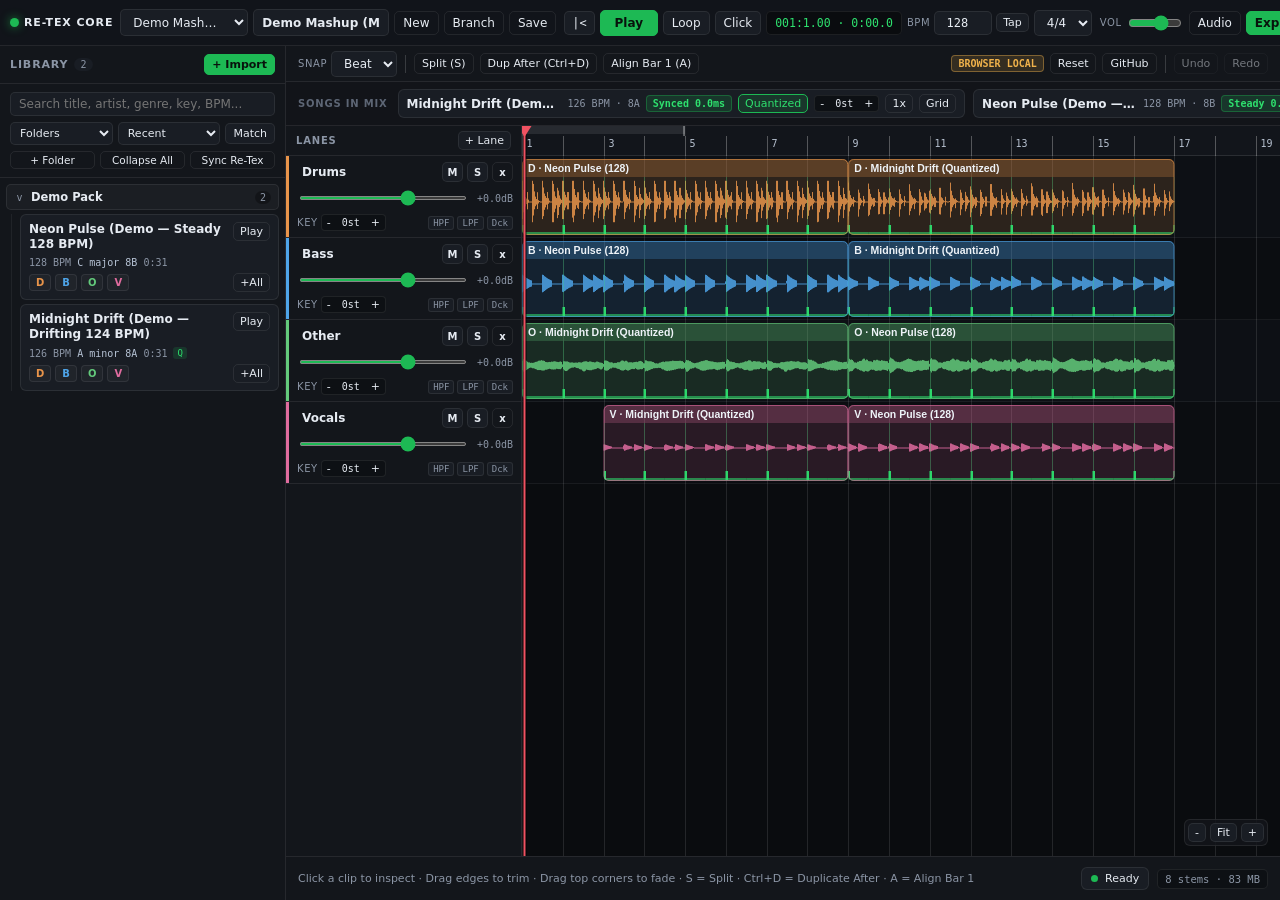
<file: docs/index.html>
<!doctype html>
<html lang="en">
<head>
  <meta charset="utf-8" />
  <meta name="viewport" content="width=device-width, initial-scale=1" />
  <title>Re-Tex Core — Live Browser Demo</title>
  <link rel="icon" href="./img/retex.ico" />
  <link rel="stylesheet" href="./app.css" />
</head>
<body>
  <div id="app">
    <!-- Top Transport & Project Bar -->
    <header id="topbar">
      <div class="tb-group tb-brand">
        <span class="brand-dot"></span>
        <span class="brand-name">RE-TEX CORE</span>
        <select id="projectSelect" title="Open project"></select>
        <input id="projectName" type="text" value="Untitled Mashup" spellcheck="false" title="Project name" />
        <button id="btnNewProj" class="btn-ghost" title="New empty project">New</button>
        <button id="btnBranchProj" class="btn-ghost" title="Branch current project">Branch</button>
        <button id="btnSaveProj" class="btn-ghost" title="Save project (Ctrl+S)">Save</button>
      </div>

      <div class="tb-group tb-transport">
        <button id="btnRewind" class="btn-icon" title="Jump to start (Home)">|&lt;</button>
        <button id="btnPlay" class="btn-play" title="Play / Stop (Space)">Play</button>
        <button id="btnLoop" class="btn-toggle" title="Toggle loop (L)">Loop</button>
        <button id="btnClick" class="btn-toggle" title="Metronome click (K)">Click</button>
        <div id="posReadout" class="readout" title="Bar : Beat | Time">001:1.00 &middot; 0:00.0</div>
        <div class="bpm-box">
          <span class="lbl">BPM</span>
          <input id="bpmInput" type="number" min="40" max="260" step="0.1" value="128" />
          <button id="btnTapBpm" class="btn-mini" title="Tap project BPM">Tap</button>
        </div>
        <select id="bpbSelect" title="Beats per bar">
          <option value="4" selected>4/4</option>
          <option value="3">3/4</option>
          <option value="6">6/8</option>
          <option value="5">5/4</option>
          <option value="7">7/8</option>
        </select>
      </div>

      <div class="tb-group tb-tools">
        <div class="vol-box" title="Master monitoring volume">
          <span class="lbl">Vol</span>
          <input id="volSlider" type="range" min="0" max="1.5" step="0.02" value="1" />
        </div>
        <button id="btnAudioOut" class="btn-ghost" title="Audio output device">Audio</button>
        <button id="btnExport" class="btn-accent" title="Export mastered WAV or MP3">Export</button>
      </div>
    </header>

    <!-- Main Body -->
    <div id="workspace">
      <!-- Left Library Sidebar -->
      <aside id="sidebar">
        <div class="sb-head">
          <span class="sb-title">LIBRARY</span>
          <span id="libCount" class="sb-count">0</span>
          <button id="btnImportSong" class="btn-accent btn-sm" title="Import new audio file into shared library">+ Import</button>
          <input id="importFileInput" type="file" accept="audio/*,.wav,.flac,.mp3,.m4a,.ogg,.opus" hidden />
        </div>
        <div class="sb-controls">
          <input id="libSearch" type="search" placeholder="Search title, artist, genre, key, BPM..." />
          <div class="sb-row">
            <select id="libGroup" title="Organize library by">
              <option value="folders" selected>Folders</option>
              <option value="artist">Artists</option>
              <option value="genre">Genres</option>
              <option value="key">Key</option>
              <option value="tempo">Tempo</option>
              <option value="flat">All (Flat)</option>
            </select>
            <select id="libSort" title="Sort songs">
              <option value="recent">Recent</option>
              <option value="title">Title</option>
              <option value="bpm">BPM</option>
              <option value="key">Key</option>
            </select>
            <button id="btnCompatFilter" class="btn-toggle btn-sm" title="Filter to songs harmonically & tempo compatible with mix">Match</button>
          </div>
          <div id="libFolderBar" class="sb-row sb-fbar">
            <button id="btnNewFolder" class="btn-mini btn-ghost" title="Create a new library folder">+ Folder</button>
            <button id="btnToggleAllFolders" class="btn-mini btn-ghost" title="Expand or collapse all folders">Expand All</button>
            <button id="btnSyncFolders" class="btn-mini btn-ghost" title="Sync folders read-only from Re-Tex (full)">Sync Re-Tex</button>
          </div>
        </div>
        <div id="libList" class="sb-list"></div>
      </aside>

      <!-- Right Arrangement Area -->
      <main id="arrangement">
        <!-- Arrangement Edit Toolbar -->
        <section id="editBar">
          <div class="eb-group">
            <div class="snap-box">
              <span class="lbl">Snap</span>
              <select id="snapSelect" title="Grid snap resolution (hold Alt to bypass)">
                <option value="4">Bar</option>
                <option value="1" selected>Beat</option>
                <option value="0.5">1/2</option>
                <option value="0.25">1/4</option>
                <option value="0.125">1/8</option>
                <option value="0">Off</option>
              </select>
            </div>
            <span class="eb-sep"></span>
            <button id="btnSplit" class="btn-ghost btn-sm" title="Split selected clip(s) at playhead (S)">Split (S)</button>
            <button id="btnDupAfter" class="btn-ghost btn-sm" title="Duplicate selected clip(s) right after selection (Ctrl+D)">Dup After (Ctrl+D)</button>
            <button id="btnAlignBar" class="btn-ghost btn-sm" title="Align clip downbeat to nearest bar 1 (A)">Align Bar 1 (A)</button>
          </div>
          <div class="eb-group">
            <button id="btnBackendMode" class="hit-badge warn" style="font-size:10px" title="Click to connect to your Local PC backend or configure Zero-Install Browser AI separation">BROWSER LOCAL</button>
            <button id="btnResetDemo" class="btn-ghost btn-sm" title="Reset demo & clear browser imports">Reset</button>
            <a href="https://github.com/Texmexdex/re-tex-core" target="_blank" rel="noopener" class="btn-ghost btn-sm" style="text-decoration:none;color:var(--text);border:1px solid var(--border);border-radius:5px">GitHub</a>
            <span class="eb-sep"></span>
            <button id="btnUndo" class="btn-ghost btn-sm" title="Undo (Ctrl+Z)">Undo</button>
            <button id="btnRedo" class="btn-ghost btn-sm" title="Redo (Ctrl+Y)">Redo</button>
          </div>
        </section>

        <!-- Songs in Current Mix Strip (Quantize / Hit Audit / Song Key / Mult) -->
        <section id="songsBar">
          <div class="songs-bar-label">SONGS IN MIX</div>
          <div id="songsStrip" class="songs-strip">
            <div class="songs-empty">Drag stems or click +All in the library to start building a mashup.</div>
          </div>
        </section>

        <!-- Timeline Split: Track Headers + Canvas -->
        <section id="timelineWrap">
          <div id="trackHeaders">
            <div class="th-ruler-corner">
              <span>LANES</span>
              <button id="btnAddLane" class="btn-mini" title="Add track lane">+ Lane</button>
            </div>
            <div id="trackHeaderList"></div>
          </div>
          <div id="timelineViewport">
            <canvas id="timelineCanvas"></canvas>
            <div id="zoomControls">
              <button id="btnZoomOut" class="btn-mini" title="Zoom out (-)">-</button>
              <button id="btnZoomFit" class="btn-mini" title="Fit arrangement">Fit</button>
              <button id="btnZoomIn" class="btn-mini" title="Zoom in (+)">+</button>
            </div>
          </div>
        </section>

        <!-- Bottom Clip Inspector & Status Bar -->
        <footer id="inspector">
          <div id="clipInspector" class="insp-left">
            <span class="insp-muted">Click a clip to inspect &middot; Drag edges to trim &middot; Drag top corners to fade &middot; S = Split &middot; Ctrl+D = Duplicate After &middot; A = Align Bar 1</span>
          </div>
          <div id="statusArea" class="insp-right">
            <button id="taskPill" class="task-pill" title="Click to inspect active tasks, progress & browser audio cache">
              <span id="taskDot" class="task-dot"></span>
              <span id="taskLabel">Ready</span>
              <div id="taskBar" class="job-bar hidden"><div id="taskFill"></div></div>
              <span id="taskTimer" class="task-timer hidden"></span>
            </button>
            <span id="cacheTag" class="cache-tag" title="Browser audio RAM cache (auto-freed when lanes/clips are removed)">0 MB</span>
          </div>
        </footer>
      </main>
    </div>
  </div>

  <!-- Activity & Progress Tracker Drawer -->
  <div id="taskDrawer" class="task-drawer hidden">
    <div class="td-head">
      <span>PROCESSING &amp; AUDIO CACHE</span>
      <div class="td-head-btns">
        <button id="btnCancelWarps" class="btn-mini btn-ghost hidden" title="Cancel queued background R3 warps">Cancel Warps</button>
        <button id="btnPruneCache" class="btn-mini btn-ghost" title="Drop any unused buffers from browser RAM">Free Unused</button>
        <button id="btnCloseDrawer" class="btn-mini btn-ghost">x</button>
      </div>
    </div>
    <div id="tdBody" class="td-body"></div>
  </div>

  <!-- Context Menu -->
  <div id="ctxMenu" class="ctx-menu hidden"></div>

  <!-- Beat Grid & Transient Audit Modal -->
  <div id="gridModal" class="modal hidden">
    <div class="modal-card modal-wide">
      <div class="modal-head">
        <div>
          <h3 id="gmTitle">Beat Grid &amp; Hit Audit</h3>
          <div id="gmSubtitle" class="modal-sub"></div>
        </div>
        <button id="gmClose" class="btn-ghost">Close</button>
      </div>
      <div id="gmAuditBanner" class="audit-banner"></div>
      <div class="gm-canvas-wrap">
        <canvas id="gmCanvas"></canvas>
      </div>
      <div class="gm-controls">
        <div class="gm-group">
          <button id="gmPlayRaw" class="btn-ghost">Play Raw + Click</button>
          <button id="gmPlayQuant" class="btn-ghost">Play Quantized + Click</button>
          <button id="gmStopAud" class="btn-ghost">Stop</button>
        </div>
        <div class="gm-group">
          <button id="gmAutoFix" class="btn-ghost" title="Re-detect beats against full-band kick+snare transients">Auto-Fix Hits</button>
          <button id="gmQuantize" class="btn-accent" title="Warp all 4 stems onto steady grid with R3 + click-pilot and verify">Quantize Stems</button>
        </div>
      </div>
      <div class="gm-controls gm-adjust">
        <div class="gm-group">
          <span class="lbl">Bar 1 Phase</span>
          <button id="gmShiftBack" class="btn-mini">&lt; -1 Beat</button>
          <button id="gmShiftFwd" class="btn-mini">+1 Beat &gt;</button>
        </div>
        <div class="gm-group">
          <span class="lbl">Nudge Phase</span>
          <button id="gmNudgeM10" class="btn-mini">-10 ms</button>
          <button id="gmNudgeM2" class="btn-mini">-2 ms</button>
          <button id="gmNudgeP2" class="btn-mini">+2 ms</button>
          <button id="gmNudgeP10" class="btn-mini">+10 ms</button>
        </div>
        <div class="gm-group">
          <span class="lbl">Tempo Count</span>
          <button id="gmHalf" class="btn-mini">0.5x</button>
          <button id="gmDouble" class="btn-mini">2x</button>
        </div>
      </div>
      <div class="gm-table-wrap">
        <table class="gm-table">
          <thead>
            <tr><th>Window</th><th>Local BPM</th><th>Active</th><th>Offset vs Drum Hits</th><th>Clarity</th></tr>
          </thead>
          <tbody id="gmSectionsBody"></tbody>
        </table>
      </div>
    </div>
  </div>

  <!-- Export Modal -->
  <div id="exportModal" class="modal hidden">
    <div class="modal-card modal-sm">
      <div class="modal-head">
        <h3>Export Mix</h3>
        <button id="expClose" class="btn-ghost">Close</button>
      </div>
      <div class="modal-body">
        <label class="field">
          <span>Format</span>
          <select id="expFormat">
            <option value="wav" selected>WAV (16-bit Browser Bounce)</option>
          </select>
        </label>
        <label class="field field-row">
          <input id="expNorm" type="checkbox" checked />
          <span>Normalize to -12 LUFS (brickwall -1 dBFS)</span>
        </label>
        <div id="expResult" class="exp-result hidden"></div>
      </div>
      <div class="modal-foot">
        <button id="expReveal" class="btn-ghost">Open Exports Folder</button>
        <button id="expRun" class="btn-accent">Bounce &amp; Export</button>
      </div>
    </div>
  </div>

  <!-- Audio Device Modal -->
  <div id="audioModal" class="modal hidden">
    <div class="modal-card modal-sm">
      <div class="modal-head">
        <h3>Audio Output</h3>
        <button id="audClose" class="btn-ghost">Close</button>
      </div>
      <div class="modal-body">
        <label class="field">
          <span>Output Device</span>
          <select id="audDeviceSelect"></select>
        </label>
      </div>
      <div class="modal-foot">
        <button id="audApply" class="btn-accent">Apply</button>
      </div>
    </div>
  </div>

  <!-- Backend Bridge & Zero-Install Browser Settings Modal -->
  <div id="bridgeModal" class="modal hidden">
    <div class="modal-card modal-sm" style="width:min(510px, 94vw)">
      <div class="modal-head">
        <div>
          <h3>Backend Mode &amp; Local Storage</h3>
          <div class="modal-sub">Proxy to your Local PC or run 100% Zero-Install in Chrome</div>
        </div>
        <button id="bmClose" class="btn-ghost">Close</button>
      </div>
      <div id="bmStatus" class="audit-banner warn" style="margin:12px 16px 0"></div>
      <div class="modal-body">
        <label class="field">
          <span>Local PC Backend URL (run <code>Run Re-Tex Core.bat</code> on your PC for CUDA AI &amp; full library)</span>
          <div style="display:flex;gap:6px">
            <input id="bmLocalUrl" type="text" value="http://127.0.0.1:8770" style="flex:1;font-family:var(--mono)" />
            <button id="bmConnectLocal" class="btn-accent">Connect Local PC</button>
          </div>
        </label>
        <div style="height:1px;background:var(--border)"></div>
        <label class="field">
          <span>Zero-Install Browser <code>+ Import</code> Mode (stores stems privately on your SSD via IndexedDB)</span>
          <select id="bmImportMode">
            <option value="ai" selected>AI 4-Stem Split in Browser (HTDemucs ONNX — WebGPU GPU / WASM CPU)</option>
            <option value="direct">Instant Direct Import (No AI split — full mix or single stem)</option>
          </select>
        </label>
        <div id="bmHwInfo" class="modal-sub" style="line-height:1.45"></div>
        <div style="display:flex;gap:6px;flex-wrap:wrap">
          <button id="bmImportStemsBtn" class="btn-ghost btn-sm" title="Select 2-4 already-separated stem files (*drums*, *bass*, *other*, *vocals*) to import together">Import Pre-Separated Stems...</button>
          <input id="bmMultiStemInput" type="file" multiple accept="audio/*,.wav,.flac,.mp3,.m4a,.ogg" hidden />
          <button id="bmClearModel" class="btn-ghost btn-sm">Clear Cached AI Model</button>
          <button id="bmUseBrowser" class="btn-ghost btn-sm">Force Browser Mode</button>
        </div>
      </div>
    </div>
  </div>

  <!-- Toast stack -->
  <div id="toasts"></div>

  <script src="./js/browser-dsp.js"></script>
  <script src="./js/demo-backend.js"></script>
  <script type="module" src="./js/main.js"></script>
</body>
</html>
</file>
<file: docs/app.css>
:root {
  --bg: #0c0e11;
  --panel: #13161b;
  --panel2: #191d24;
  --panel3: #20252f;
  --border: rgba(255, 255, 255, 0.08);
  --border-hi: rgba(255, 255, 255, 0.16);
  --text: #e6ebf2;
  --muted: #8b95a5;
  --dim: #5d6675;
  --green: #1db954;
  --green-hi: #2ee06e;
  --green-bg: rgba(29, 185, 84, 0.16);
  --amber: #f0b24b;
  --amber-bg: rgba(240, 178, 75, 0.15);
  --red: #f05262;
  --red-bg: rgba(240, 82, 98, 0.16);
  --blue: #5ca8f5;
  --drums: #e8944a;
  --bass: #4ea4e8;
  --other: #63c97b;
  --vocals: #e06c9f;
  --font: "Segoe UI", -apple-system, BlinkMacSystemFont, system-ui, sans-serif;
  --mono: "Cascadia Code", "Consolas", monospace;
}

* { box-sizing: border-box; }
html, body {
  margin: 0; padding: 0; width: 100%; height: 100%; overflow: hidden;
  background: var(--bg); color: var(--text); font-family: var(--font); font-size: 12px;
  user-select: none; -webkit-font-smoothing: antialiased;
}

#app { display: flex; flex-direction: column; width: 100%; height: 100%; }

/* Topbar */
#topbar {
  height: 46px; flex: 0 0 46px;
  display: flex; align-items: center; justify-content: space-between; gap: 8px;
  padding: 0 10px;
  background: rgba(19, 22, 27, 0.94);
  backdrop-filter: blur(12px);
  border-bottom: 1px solid var(--border);
  overflow-x: auto; overflow-y: hidden;
}
.tb-group { display: flex; align-items: center; gap: 5px; flex-shrink: 0; }
.brand-dot {
  width: 9px; height: 9px; border-radius: 50%; background: var(--green);
  box-shadow: 0 0 10px rgba(29, 185, 84, 0.7); flex-shrink: 0;
}
.brand-name { font-weight: 700; letter-spacing: 0.08em; font-size: 11px; color: var(--text); margin-right: 2px; white-space: nowrap; }

#projectSelect { width: 128px; height: 27px; white-space: nowrap; overflow: hidden; text-overflow: ellipsis; }
#projectName { width: 136px; height: 27px; font-weight: 600; }

input, select, button {
  font-family: inherit; font-size: 12px; color: var(--text);
  background: var(--panel2); border: 1px solid var(--border); border-radius: 5px;
  padding: 4px 8px; outline: none;
}
select { white-space: nowrap; overflow: hidden; text-overflow: ellipsis; }
input:focus, select:focus { border-color: var(--green); }
button { cursor: pointer; transition: background 0.12s, border-color 0.12s, color 0.12s; white-space: nowrap; }
button:hover { background: var(--panel3); border-color: var(--border-hi); }

.btn-ghost { background: transparent; border-color: var(--border); color: var(--text); }
.btn-ghost:hover { background: var(--panel2); }
.btn-accent { background: var(--green); border-color: var(--green); color: #08120c; font-weight: 600; }
.btn-accent:hover { background: var(--green-hi); border-color: var(--green-hi); }
.btn-play {
  background: var(--green); border-color: var(--green); color: #08120c;
  font-weight: 700; min-width: 58px; padding: 5px 12px;
}
.btn-play.playing { background: var(--red); border-color: var(--red); color: #fff; }
.btn-toggle.on { background: var(--green-bg); border-color: var(--green); color: var(--green-hi); }
.btn-mini { padding: 2px 6px; font-size: 11px; }
.btn-sm { padding: 3px 7px; font-size: 11px; }
.btn-icon { padding: 4px 7px; font-family: var(--mono); }

.readout {
  font-family: var(--mono); font-size: 11.5px; font-variant-numeric: tabular-nums;
  background: #0a0c0f; border: 1px solid var(--border); border-radius: 5px;
  padding: 4px 8px; color: var(--green-hi); min-width: 132px; text-align: center;
  white-space: nowrap; flex-shrink: 0;
}
.bpm-box, .snap-box, .vol-box { display: flex; align-items: center; gap: 4px; flex-shrink: 0; }
.lbl { font-size: 10px; text-transform: uppercase; letter-spacing: 0.06em; color: var(--muted); white-space: nowrap; }
#bpmInput { width: 58px; font-family: var(--mono); text-align: right; font-variant-numeric: tabular-nums; }
#volSlider { width: 54px; padding: 0; accent-color: var(--green); }

/* Arrangement Edit Toolbar */
#editBar {
  height: 36px; flex: 0 0 36px;
  display: flex; align-items: center; justify-content: space-between; gap: 10px;
  padding: 0 12px; background: var(--panel); border-bottom: 1px solid var(--border);
}
.eb-group { display: flex; align-items: center; gap: 6px; }
.eb-sep { width: 1px; height: 18px; background: var(--border-hi); margin: 0 2px; }

/* Workspace */
#workspace { flex: 1 1 auto; display: flex; min-height: 0; }

/* Sidebar */
#sidebar {
  width: 286px; flex: 0 0 286px;
  display: flex; flex-direction: column; min-height: 0;
  background: var(--panel); border-right: 1px solid var(--border);
}
.sb-head {
  display: flex; align-items: center; gap: 6px;
  padding: 8px 10px; border-bottom: 1px solid var(--border);
}
.sb-title { font-size: 11px; font-weight: 700; letter-spacing: 0.08em; color: var(--muted); }
.sb-count {
  font-family: var(--mono); font-size: 10px; color: var(--muted);
  background: var(--panel2); padding: 1px 6px; border-radius: 9px; margin-right: auto;
}
.sb-controls { padding: 8px 10px; display: flex; flex-direction: column; gap: 6px; border-bottom: 1px solid var(--border); }
.sb-controls input[type="search"] { width: 100%; }
.sb-row { display: flex; gap: 5px; align-items: center; }
.sb-row select { flex: 1; min-width: 0; padding: 3px 5px; font-size: 11px; }
.sb-fbar { justify-content: space-between; }
.sb-fbar button { flex: 1; font-size: 10.5px; padding: 2px 4px; }
.sb-list { flex: 1 1 auto; overflow-y: auto; padding: 6px; display: flex; flex-direction: column; gap: 5px; }
.sb-list.drop-hot { outline: 2px dashed var(--green); outline-offset: -4px; background: rgba(29, 185, 84, 0.06); }

/* Library folders & group headers */
.lib-group { display: flex; flex-direction: column; gap: 4px; }
.lg-head {
  display: flex; align-items: center; gap: 6px;
  padding: 5px 7px; border-radius: 5px;
  background: rgba(255, 255, 255, 0.035); border: 1px solid var(--border);
  cursor: pointer; transition: background 0.1s, border-color 0.1s;
}
.lg-head:hover { background: var(--panel2); border-color: var(--border-hi); }
.lg-head.drop-hot { background: var(--green-bg); border-color: var(--green); }
.lg-chev { font-family: var(--mono); font-size: 10px; color: var(--muted); width: 11px; text-align: center; flex-shrink: 0; }
.lg-name { font-weight: 600; font-size: 11.5px; color: var(--text); flex: 1; min-width: 0; overflow: hidden; text-overflow: ellipsis; white-space: nowrap; }
.lg-count { font-family: var(--mono); font-size: 10px; color: var(--muted); background: rgba(0,0,0,0.3); padding: 1px 5px; border-radius: 8px; flex-shrink: 0; }
.lg-actions { display: none; gap: 3px; flex-shrink: 0; }
.lg-head:hover .lg-actions { display: flex; }
.lg-act { padding: 1px 4px; font-size: 10px; border-radius: 3px; background: var(--panel2); color: var(--muted); border: 1px solid var(--border); }
.lg-act:hover { color: var(--text); border-color: var(--border-hi); }
.lg-act.del:hover { color: var(--red); border-color: var(--red); }
.lg-body { display: flex; flex-direction: column; gap: 4px; padding-left: 8px; border-left: 1px solid rgba(255,255,255,0.06); margin-left: 5px; }

.song-card {
  background: var(--panel2); border: 1px solid var(--border); border-radius: 6px;
  padding: 7px 8px; display: flex; flex-direction: column; gap: 5px;
  transition: border-color 0.12s, background 0.12s;
}
.song-card:hover { border-color: var(--border-hi); background: var(--panel3); }
.sc-top { display: flex; align-items: flex-start; justify-content: space-between; gap: 6px; }
.sc-title { font-weight: 600; font-size: 12px; color: var(--text); line-height: 1.25; overflow: hidden; text-overflow: ellipsis; display: -webkit-box; -webkit-line-clamp: 2; -webkit-box-orient: vertical; }
.sc-meta { display: flex; align-items: center; gap: 6px; flex-wrap: wrap; font-family: var(--mono); font-size: 10px; color: var(--muted); }
.sc-key { color: #b7c4d6; }
.sc-badge { font-size: 9px; padding: 1px 4px; border-radius: 3px; text-transform: uppercase; letter-spacing: 0.04em; background: rgba(255,255,255,0.06); color: var(--muted); }
.sc-badge.blend { color: var(--green-hi); background: var(--green-bg); }
.sc-badge.quant { color: var(--green-hi); background: var(--green-bg); }
.sc-actions { display: flex; align-items: center; gap: 4px; }
.stem-chip {
  font-size: 10px; font-weight: 700; padding: 2px 6px; border-radius: 4px;
  border: 1px solid var(--border); background: rgba(255,255,255,0.03); cursor: grab;
}
.stem-chip[data-stem="drums"] { color: var(--drums); }
.stem-chip[data-stem="bass"] { color: var(--bass); }
.stem-chip[data-stem="other"] { color: var(--other); }
.stem-chip[data-stem="vocals"] { color: var(--vocals); }
.stem-chip:hover { border-color: currentColor; background: rgba(255,255,255,0.08); }
.sc-spacer { flex: 1; }

/* Arrangement Right Column */
#arrangement { flex: 1 1 auto; display: flex; flex-direction: column; min-width: 0; min-height: 0; }

/* Songs in Mix Strip */
#songsBar {
  display: flex; align-items: center; gap: 10px;
  padding: 6px 12px; min-height: 44px;
  background: rgba(19, 22, 27, 0.85); border-bottom: 1px solid var(--border);
  overflow-x: auto;
}
.songs-bar-label { font-size: 10px; font-weight: 700; letter-spacing: 0.08em; color: var(--dim); white-space: nowrap; }
.songs-strip { display: flex; align-items: center; gap: 8px; flex: 1; min-width: 0; }
.songs-empty { color: var(--dim); font-size: 11px; }

.mix-song-pill {
  display: flex; align-items: center; gap: 6px;
  background: var(--panel2); border: 1px solid var(--border); border-radius: 6px;
  padding: 4px 8px; flex-shrink: 0;
}
.msp-title { font-weight: 600; max-width: 155px; overflow: hidden; text-overflow: ellipsis; white-space: nowrap; }
.msp-info { font-family: var(--mono); font-size: 10px; color: var(--muted); }
.hit-badge {
  font-family: var(--mono); font-size: 10px; font-weight: 600;
  padding: 2px 6px; border-radius: 4px; border: 1px solid transparent; cursor: pointer;
}
.hit-badge.ok { background: var(--green-bg); color: var(--green-hi); border-color: rgba(29, 185, 84, 0.35); }
.hit-badge.warn { background: var(--amber-bg); color: var(--amber); border-color: rgba(240, 178, 75, 0.4); }
.hit-badge.bad { background: var(--red-bg); color: var(--red); border-color: rgba(240, 82, 98, 0.45); }

.stepper { display: inline-flex; align-items: center; background: #0d1014; border: 1px solid var(--border); border-radius: 4px; }
.stepper button { border: none; background: transparent; padding: 1px 5px; font-size: 11px; border-radius: 0; }
.stepper button:hover { background: var(--panel3); }
.stepper span { font-family: var(--mono); font-size: 10px; padding: 0 4px; min-width: 30px; text-align: center; }

/* Timeline Split */
#timelineWrap { flex: 1 1 auto; display: flex; min-height: 0; position: relative; }
#trackHeaders {
  width: 236px; flex: 0 0 236px; display: flex; flex-direction: column;
  background: var(--panel); border-right: 1px solid var(--border); min-height: 0;
}
.th-ruler-corner {
  height: 30px; flex: 0 0 30px; display: flex; align-items: center; justify-content: space-between;
  padding: 0 10px; border-bottom: 1px solid var(--border);
  font-size: 10px; font-weight: 700; letter-spacing: 0.08em; color: var(--muted);
}
#trackHeaderList { flex: 1 1 auto; overflow-y: hidden; position: relative; }

.track-hdr {
  height: 82px; border-bottom: 1px solid var(--border);
  padding: 6px 8px 6px 11px; position: relative;
  display: flex; flex-direction: column; justify-content: space-between;
  background: var(--panel);
}
.track-hdr::before {
  content: ""; position: absolute; left: 0; top: 0; bottom: 0; width: 3px;
  background: var(--lane-color, var(--muted));
}
.th-top { display: flex; align-items: center; gap: 4px; }
.th-name {
  flex: 1; min-width: 0; background: transparent; border-color: transparent;
  padding: 1px 4px; font-weight: 600; font-size: 12px;
}
.th-name:hover, .th-name:focus { background: var(--panel2); border-color: var(--border); }
.th-btn {
  width: 21px; height: 20px; padding: 0; font-size: 10px; font-weight: 700;
  display: inline-flex; align-items: center; justify-content: center;
}
.th-btn.mute.on { background: var(--red-bg); border-color: var(--red); color: var(--red); }
.th-btn.solo.on { background: var(--amber-bg); border-color: var(--amber); color: var(--amber); }

.th-mid { display: flex; align-items: center; gap: 6px; }
.th-gain { flex: 1; accent-color: var(--green); height: 4px; padding: 0; }
.th-db { font-family: var(--mono); font-size: 10px; color: var(--muted); width: 38px; text-align: right; }

.th-bot { display: flex; align-items: center; justify-content: space-between; gap: 4px; }
.th-pitch-wrap { display: flex; align-items: center; gap: 3px; }
.th-fx-mini { display: flex; align-items: center; gap: 3px; }
.th-fx-pill {
  font-family: var(--mono); font-size: 9px; padding: 1px 4px; border-radius: 3px;
  background: var(--panel2); border: 1px solid var(--border); color: var(--muted); cursor: pointer;
}
.th-fx-pill.on { border-color: var(--green); color: var(--green-hi); background: var(--green-bg); }

/* Canvas Viewport */
#timelineViewport { flex: 1 1 auto; position: relative; overflow: hidden; background: #0a0c0f; min-width: 0; }
#timelineCanvas { display: block; width: 100%; height: 100%; }
#zoomControls {
  position: absolute; right: 12px; bottom: 10px; display: flex; gap: 4px;
  background: rgba(19, 22, 27, 0.85); border: 1px solid var(--border); border-radius: 6px; padding: 3px;
}

/* Bottom Inspector */
#inspector {
  height: 44px; flex: 0 0 44px;
  display: flex; align-items: center; justify-content: space-between; gap: 12px;
  padding: 0 12px; background: var(--panel); border-top: 1px solid var(--border);
}
.insp-left { display: flex; align-items: center; gap: 10px; min-width: 0; overflow-x: auto; }
.insp-right { display: flex; align-items: center; gap: 8px; flex-shrink: 0; }
.insp-muted { color: var(--muted); font-size: 11px; }
.insp-chip { font-family: var(--mono); font-size: 11px; color: var(--text); background: var(--panel2); padding: 2px 7px; border-radius: 4px; border: 1px solid var(--border); }
.insp-field { display: inline-flex; align-items: center; gap: 4px; }
.insp-field input[type="number"] { width: 56px; font-family: var(--mono); padding: 2px 5px; font-size: 11px; }
.status-tag { font-family: var(--mono); font-size: 11px; color: var(--green-hi); }
.status-tag.busy { color: var(--amber); }

/* Progress Tracker Pill & Activity Drawer */
.task-pill {
  display: inline-flex; align-items: center; gap: 7px;
  background: var(--panel2); border: 1px solid var(--border); border-radius: 6px;
  padding: 4px 9px; font-size: 11px; color: var(--text); cursor: pointer;
}
.task-pill.busy { border-color: rgba(29, 185, 84, 0.5); background: rgba(29, 185, 84, 0.08); }
.task-dot {
  width: 7px; height: 7px; border-radius: 50%; background: var(--green); flex-shrink: 0;
}
.task-pill.busy .task-dot {
  background: var(--green-hi);
  animation: pulseDot 1.1s ease-in-out infinite;
}
@keyframes pulseDot {
  0%, 100% { opacity: 1; transform: scale(1); }
  50% { opacity: 0.35; transform: scale(0.75); }
}
.task-timer { font-family: var(--mono); font-size: 10px; color: var(--muted); font-variant-numeric: tabular-nums; }
.cache-tag {
  font-family: var(--mono); font-size: 10.5px; color: var(--muted);
  background: #0d1014; border: 1px solid var(--border); border-radius: 5px;
  padding: 3px 7px; white-space: nowrap;
}
.job-bar { width: 86px; height: 5px; background: #0a0c0f; border-radius: 3px; overflow: hidden; }
#taskFill {
  height: 100%; width: 0%; background: var(--green-hi); transition: width 0.2s;
}
#taskFill.indet {
  width: 45% !important;
  animation: indetSlide 1.2s ease-in-out infinite;
}
@keyframes indetSlide {
  0% { transform: translateX(-100%); }
  100% { transform: translateX(240%); }
}

.task-drawer {
  position: fixed; right: 12px; bottom: 52px; z-index: 250;
  width: min(410px, 92vw); max-height: 360px;
  background: rgba(19, 22, 27, 0.98); backdrop-filter: blur(14px);
  border: 1px solid var(--border-hi); border-radius: 8px;
  box-shadow: 0 16px 42px rgba(0, 0, 0, 0.65);
  display: flex; flex-direction: column; overflow: hidden;
}
.td-head {
  display: flex; align-items: center; justify-content: space-between; gap: 8px;
  padding: 8px 11px; border-bottom: 1px solid var(--border);
  font-size: 10px; font-weight: 700; letter-spacing: 0.08em; color: var(--muted);
}
.td-head-btns { display: flex; gap: 4px; }
.td-body { padding: 8px 11px; overflow-y: auto; display: flex; flex-direction: column; gap: 8px; }
.td-sec-title { font-size: 10px; text-transform: uppercase; letter-spacing: 0.06em; color: var(--dim); margin-bottom: 3px; }
.td-row {
  display: flex; flex-direction: column; gap: 4px;
  background: var(--panel2); border: 1px solid var(--border); border-radius: 5px; padding: 6px 8px;
}
.td-row-top { display: flex; align-items: center; justify-content: space-between; gap: 6px; font-size: 11px; }
.td-row-sub { font-family: var(--mono); font-size: 10px; color: var(--muted); display: flex; justify-content: space-between; }
.td-pbar { width: 100%; height: 4px; background: #0a0c0f; border-radius: 2px; overflow: hidden; }
.td-pfill { height: 100%; background: var(--green); transition: width 0.2s; }

/* Context Menu */
.ctx-menu {
  position: fixed; z-index: 200; min-width: 185px;
  background: rgba(22, 26, 33, 0.98); backdrop-filter: blur(12px);
  border: 1px solid var(--border-hi); border-radius: 7px; padding: 4px;
  box-shadow: 0 12px 32px rgba(0, 0, 0, 0.55);
}
.ctx-item {
  display: flex; align-items: center; justify-content: space-between;
  padding: 6px 10px; border-radius: 4px; cursor: pointer; font-size: 12px;
}
.ctx-item:hover { background: var(--green-bg); color: var(--green-hi); }
.ctx-item.danger:hover { background: var(--red-bg); color: var(--red); }
.ctx-sep { height: 1px; background: var(--border); margin: 4px 0; }
.ctx-kbd { font-family: var(--mono); font-size: 10px; color: var(--dim); }

/* Modals */
.modal {
  position: fixed; inset: 0; z-index: 300;
  display: flex; align-items: center; justify-content: center;
  background: rgba(5, 7, 10, 0.72); backdrop-filter: blur(6px);
}
.modal-card {
  background: var(--panel); border: 1px solid var(--border-hi); border-radius: 10px;
  box-shadow: 0 24px 60px rgba(0, 0, 0, 0.65); overflow: hidden;
  display: flex; flex-direction: column; max-height: 88vh;
}
.modal-wide { width: min(920px, 94vw); }
.modal-sm { width: min(420px, 92vw); }
.modal-head {
  display: flex; align-items: center; justify-content: space-between;
  padding: 12px 16px; border-bottom: 1px solid var(--border);
}
.modal-head h3 { margin: 0; font-size: 14px; font-weight: 700; }
.modal-sub { font-family: var(--mono); font-size: 11px; color: var(--muted); margin-top: 2px; }
.modal-body { padding: 14px 16px; display: flex; flex-direction: column; gap: 12px; }
.modal-foot { padding: 10px 16px; border-top: 1px solid var(--border); display: flex; justify-content: flex-end; gap: 8px; }

.field { display: flex; flex-direction: column; gap: 5px; font-size: 12px; color: var(--muted); }
.field-row { flex-direction: row; align-items: center; gap: 8px; color: var(--text); }
.exp-result { padding: 8px 10px; border-radius: 6px; background: var(--green-bg); border: 1px solid rgba(29, 185, 84, 0.4); color: var(--green-hi); font-family: var(--mono); font-size: 11px; }

/* Grid Modal specifics */
.audit-banner {
  margin: 10px 16px 0; padding: 9px 12px; border-radius: 6px;
  font-size: 12px; line-height: 1.4; border: 1px solid var(--border); background: var(--panel2);
}
.audit-banner.ok { background: var(--green-bg); border-color: rgba(29, 185, 84, 0.4); color: #bff2d0; }
.audit-banner.warn { background: var(--amber-bg); border-color: rgba(240, 178, 75, 0.45); color: #fce3b4; }
.audit-banner.bad { background: var(--red-bg); border-color: rgba(240, 82, 98, 0.45); color: #ffd0d5; }

.gm-canvas-wrap { margin: 10px 16px; height: 150px; background: #090b0e; border: 1px solid var(--border); border-radius: 6px; overflow: hidden; }
#gmCanvas { width: 100%; height: 100%; display: block; }
.gm-controls { display: flex; align-items: center; justify-content: space-between; flex-wrap: wrap; gap: 8px; padding: 0 16px 10px; }
.gm-group { display: flex; align-items: center; gap: 6px; }
.gm-adjust { border-top: 1px solid var(--border); padding-top: 10px; }
.gm-table-wrap { flex: 1 1 auto; overflow-y: auto; border-top: 1px solid var(--border); max-height: 220px; }
.gm-table { width: 100%; border-collapse: collapse; font-family: var(--mono); font-size: 11px; }
.gm-table th { position: sticky; top: 0; background: var(--panel2); text-align: left; padding: 6px 12px; color: var(--muted); border-bottom: 1px solid var(--border); }
.gm-table td { padding: 4px 12px; border-bottom: 1px solid rgba(255,255,255,0.04); }
.gm-off-ok { color: var(--green-hi); }
.gm-off-warn { color: var(--amber); }
.gm-off-bad { color: var(--red); font-weight: 700; }

/* Toasts */
#toasts { position: fixed; right: 14px; bottom: 54px; z-index: 400; display: flex; flex-direction: column; gap: 6px; pointer-events: none; }
.toast {
  background: rgba(24, 28, 36, 0.96); border: 1px solid var(--border-hi); color: var(--text);
  padding: 8px 12px; border-radius: 6px; font-size: 12px; box-shadow: 0 8px 24px rgba(0,0,0,0.45);
}
.toast.err { border-color: var(--red); color: #ffd4d8; }
.toast.ok { border-color: var(--green); color: #c7f7d7; }

.hidden { display: none !important; }

/* Subtle scrollbars */
::-webkit-scrollbar { width: 7px; height: 7px; }
::-webkit-scrollbar-track { background: transparent; }
::-webkit-scrollbar-thumb { background: rgba(255,255,255,0.14); border-radius: 4px; }
::-webkit-scrollbar-thumb:hover { background: rgba(255,255,255,0.24); }
</file>
